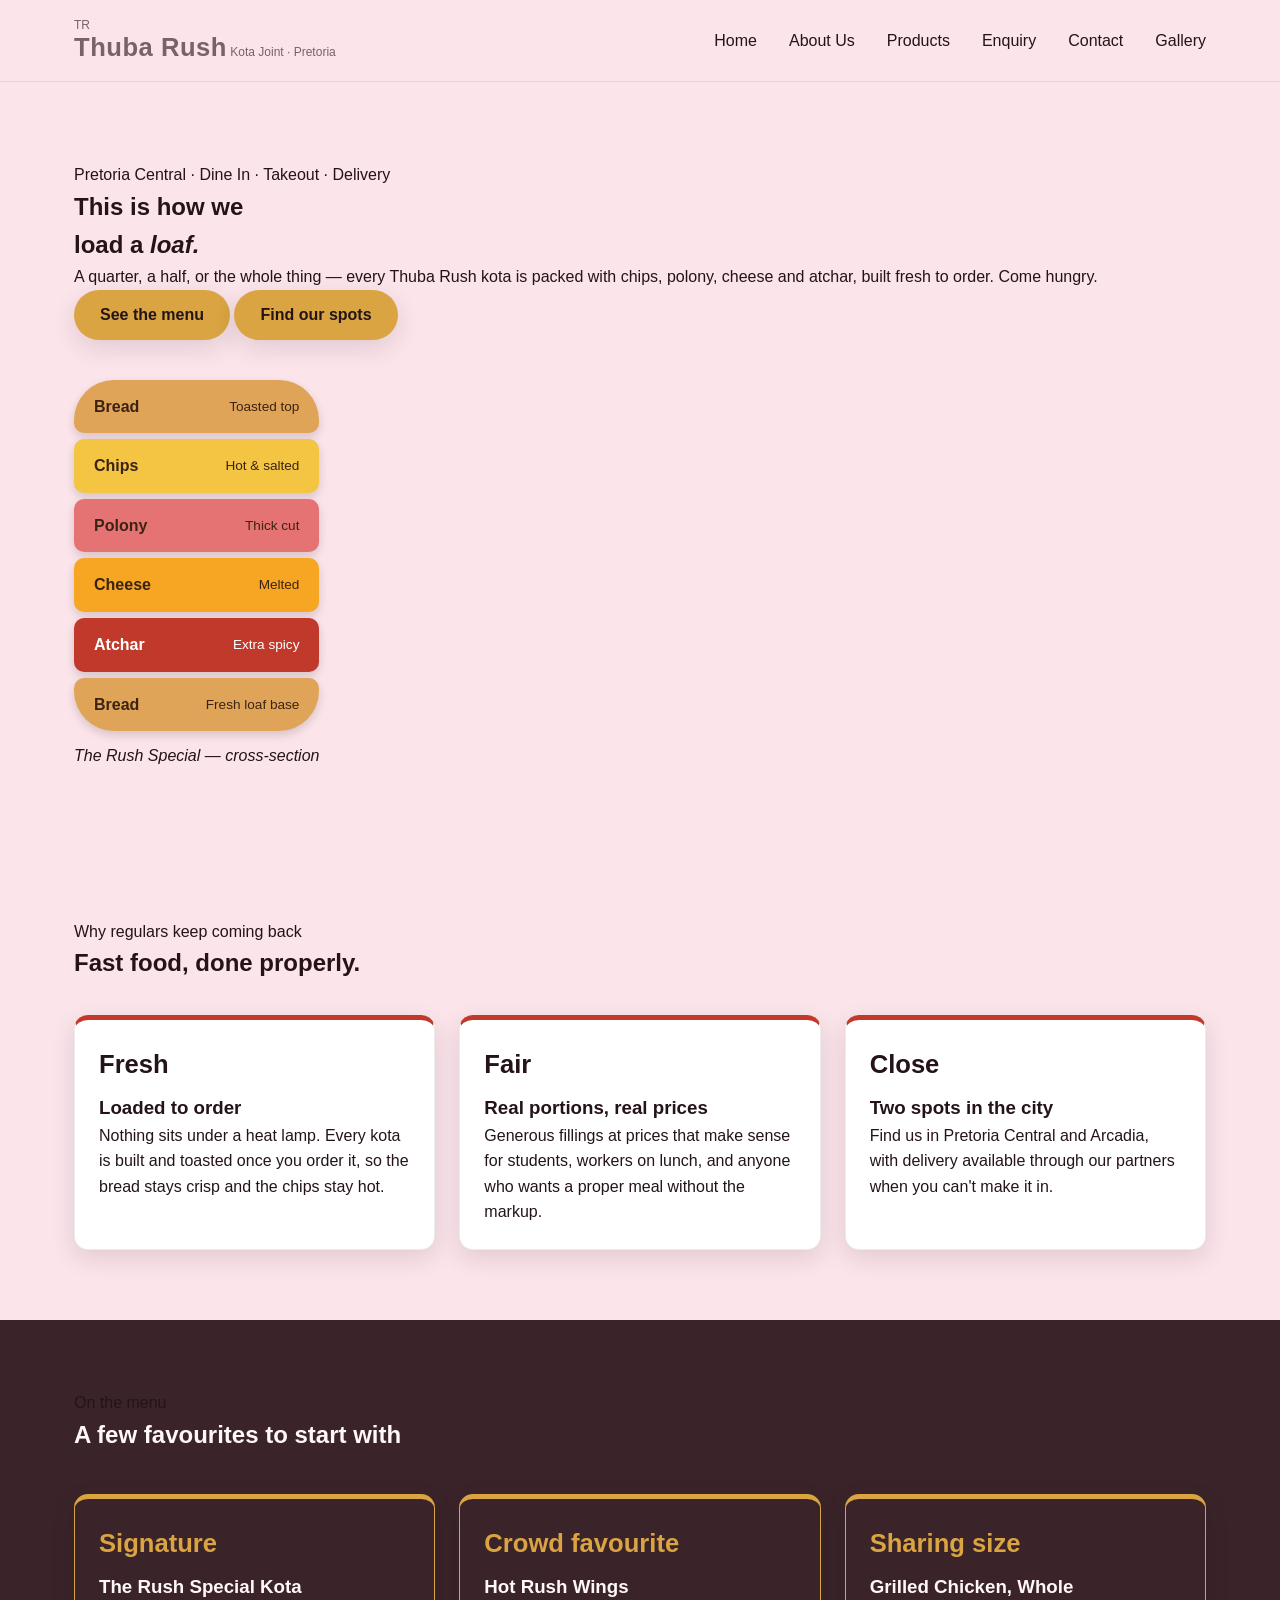
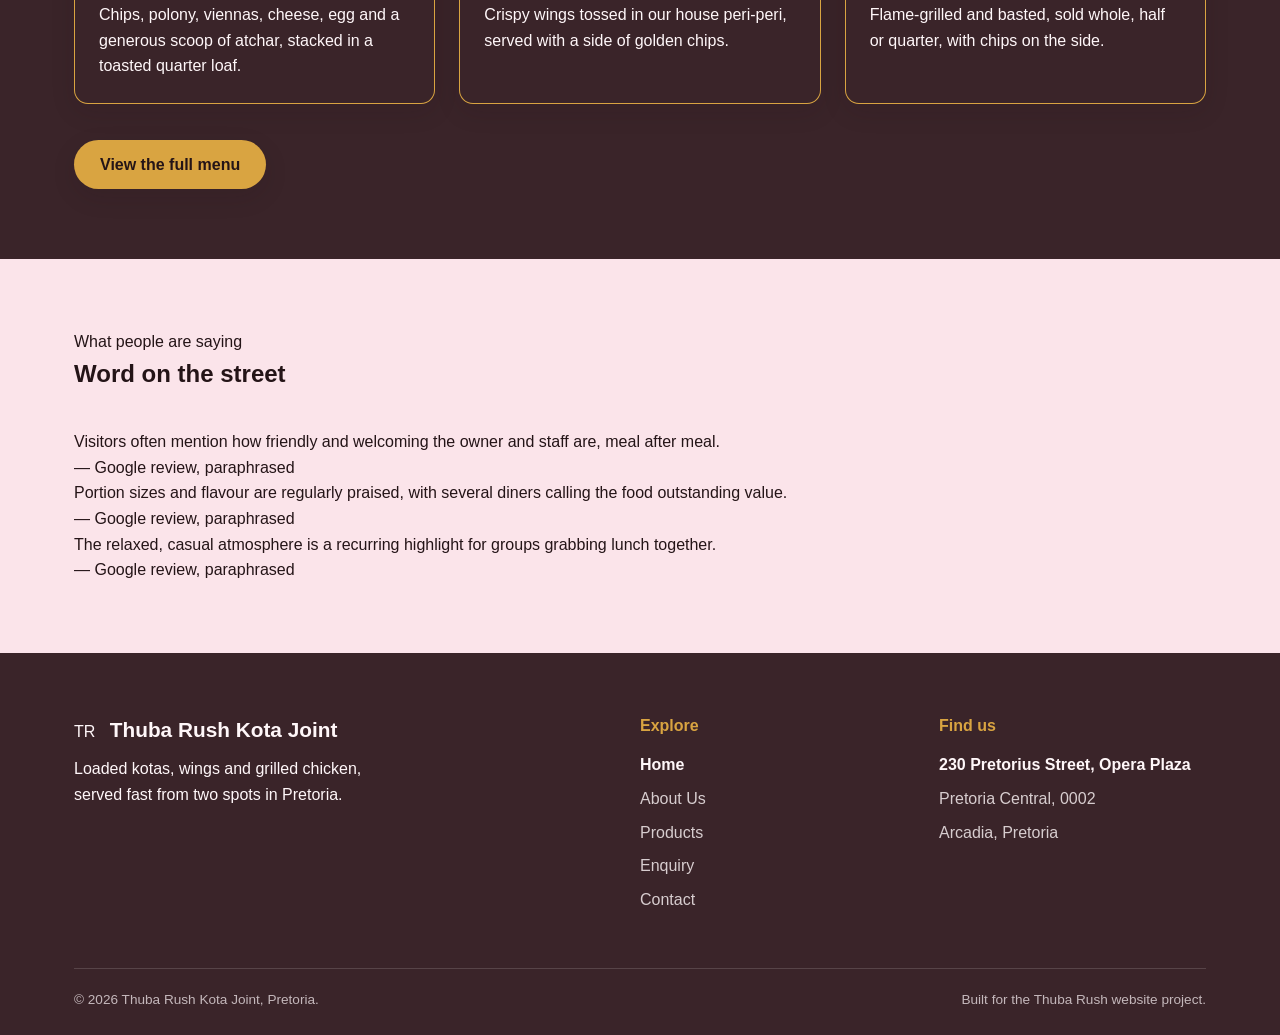
<file: index.html>
<!DOCTYPE html>
<html lang="en">
<head>
  <meta charset="UTF-8">
  <meta name="viewport" content="width=device-width, initial-scale=1.0">
  <title>Thuba Rush Kota Joint | Pretoria's Home of the Loaded Kota</title>
  <meta name="description" content="Thuba Rush Kota Joint serves loaded kotas, wings and grilled chicken from two spots in Pretoria. Dine in, take out, or order delivery.">
   <meta name="keywords" content="kota Pretoria, loaded kota, Thuba Rush, street food Pretoria, kota joint, wings, grilled chicken, takeaway Pretoria">
  <meta name="author" content="Kamogelo Mabiletsa">
  <link rel="canonical" href="https://mabiletsakamogelo84-code.github.io/Mabiletsa-St10479701-POE/index.html">
  <meta property="og:title" content="Thuba Rush Kota Joint | Pretoria's Home of the Loaded Kota">
  <meta property="og:type" content="website">
  <meta property="og:url" content="https://mabiletsakamogelo84-code.github.io/Mabiletsa-St10479701-POE/index.html">
  <meta property="og:locale" content="en_ZA">

  <link rel="stylesheet" href="css/style.css">
</head>
<body>
  <a href="#main" class="skip-link">Skip to content</a>

  <!-- ===================== HEADER / NAVIGATION ===================== -->
  <header class="site-header">
    <nav class="nav wrap" aria-label="Primary">
      <a href="index.html" class="nav__brand">
        <span class="logo-mark" aria-hidden="true">TR</span>
        <span class="nav__brand-text">
          <strong style="font-weight:700; font-size:1.6rem; font-family:var(--font-display); letter-spacing:.02em;">Thuba Rush</strong>
          <span>Kota Joint · Pretoria</span>
        </span>
      </a>
      <button class="nav__toggle" aria-label="Open menu" aria-expanded="false">☰</button>
      <ul class="nav__links">
        <li><a href="index.html">Home</a></li>
        <li><a href="about.html">About Us</a></li>
        <li><a href="products.html">Products</a></li>
        <li><a href="enquiry.html">Enquiry</a></li>
        <li><a href="contact.html">Contact</a></li>
        <li><a href="gallery.html">Gallery</a></li>
      </ul>
    </nav>
  </header>

  <main id="main">

    <!-- ===================== HERO ===================== -->
    <section class="hero">
      <div class="wrap">
        <div class="hero__content">
          <p class="eyebrow">Pretoria Central · Dine In · Takeout · Delivery</p>
          <h1>This is how we<br>load a <em>loaf.</em></h1>
          <p class="lede">A quarter, a half, or the whole thing — every Thuba Rush kota is packed with chips, polony, cheese and atchar, built fresh to order. Come hungry.</p>
          <div class="btn-row">
            <a href="products.html" class="btn btn--primary">See the menu</a>
            <a href="contact.html" class="btn btn--outline">Find our spots</a>
          </div>
        </div>

        <!-- Signature element: a layered kota cross-section, the one visual
             every visitor to this page should remember -->
        <div class="hero__visual" aria-hidden="true">
          <div class="kota-badge">
            <div class="kota-badge__stack">
              <div class="kota-badge__layer layer-crust"><span>Bread</span><span>Toasted top</span></div>
              <div class="kota-badge__layer layer-chips"><span>Chips</span><span>Hot & salted</span></div>
              <div class="kota-badge__layer layer-polony"><span>Polony</span><span>Thick cut</span></div>
              <div class="kota-badge__layer layer-cheese"><span>Cheese</span><span>Melted</span></div>
              <div class="kota-badge__layer layer-atchar"><span>Atchar</span><span>Extra spicy</span></div>
              <div class="kota-badge__layer layer-base"><span>Bread</span><span>Fresh loaf base</span></div>
            </div>
            <p class="kota-badge__caption">The Rush Special — cross-section</p>
          </div>
        </div>
      </div>
    </section>

    <!-- ===================== WHY THUBA RUSH ===================== -->
    <section class="section">
      <div class="wrap">
        <p class="eyebrow">Why regulars keep coming back</p>
        <h2 class="section__title">Fast food, done properly.</h2>
        <div class="card-grid card-grid--3">
          <div class="card">
            <p class="card__num">Fresh</p>
            <h3>Loaded to order</h3>
            <p>Nothing sits under a heat lamp. Every kota is built and toasted once you order it, so the bread stays crisp and the chips stay hot.</p>
          </div>
          <div class="card">
            <p class="card__num">Fair</p>
            <h3>Real portions, real prices</h3>
            <p>Generous fillings at prices that make sense for students, workers on lunch, and anyone who wants a proper meal without the markup.</p>
          </div>
          <div class="card">
            <p class="card__num">Close</p>
            <h3>Two spots in the city</h3>
            <p>Find us in Pretoria Central and Arcadia, with delivery available through our partners when you can't make it in.</p>
          </div>
        </div>
      </div>
    </section>

    <!-- ===================== FEATURED PRODUCTS TEASER ===================== -->
    <section class="section section--ink">
      <div class="wrap">
        <p class="eyebrow">On the menu</p>
        <h2 class="section__title" style="color:var(--paper)">A few favourites to start with</h2>
        <div class="card-grid card-grid--3" style="margin-top:40px;">
          <div class="card" style="background:var(--ink-soft); border-color:var(--gold); color:var(--paper);">
            <p class="card__num" style="color:var(--gold);">Signature</p>
            <h3>The Rush Special Kota</h3>
            <p>Chips, polony, viennas, cheese, egg and a generous scoop of atchar, stacked in a toasted quarter loaf.</p>
          </div>
          <div class="card" style="background:var(--ink-soft); border-color:var(--gold); color:var(--paper);">
            <p class="card__num" style="color:var(--gold);">Crowd favourite</p>
            <h3>Hot Rush Wings</h3>
            <p>Crispy wings tossed in our house peri-peri, served with a side of golden chips.</p>
          </div>
          <div class="card" style="background:var(--ink-soft); border-color:var(--gold); color:var(--paper);">
            <p class="card__num" style="color:var(--gold);">Sharing size</p>
            <h3>Grilled Chicken, Whole</h3>
            <p>Flame-grilled and basted, sold whole, half or quarter, with chips on the side.</p>
          </div>
        </div>
        <div style="margin-top:36px;">
          <a href="products.html" class="btn btn--dark">View the full menu</a>
        </div>
      </div>
    </section>

    <!-- ===================== TESTIMONIALS ===================== -->
    <section class="section">
      <div class="wrap">
        <p class="eyebrow">What people are saying</p>
        <h2 class="section__title">Word on the street</h2>
        <div class="strip" style="margin-top:36px;">
          <div class="quote">
            <p>Visitors often mention how friendly and welcoming the owner and staff are, meal after meal.</p>
            — Google review, paraphrased
          </div>
          <div class="quote">
            <p>Portion sizes and flavour are regularly praised, with several diners calling the food outstanding value.</p>
            — Google review, paraphrased
          </div>
          <div class="quote">
            <p>The relaxed, casual atmosphere is a recurring highlight for groups grabbing lunch together.</p>
            — Google review, paraphrased
          </div>
        </div>
      </div>
    </section>

  </main>

  <!-- ===================== FOOTER ===================== -->
  <footer class="site-footer">
    <div class="wrap">
      <div class="footer__grid">
        <div class="footer__brand">
          <span class="logo-mark" aria-hidden="true">TR</span>
          <strong style="font-weight:700; font-size:1.3rem; margin-left:10px;">Thuba Rush Kota Joint</strong>
          <p style="margin-top:10px; max-width:34ch;">Loaded kotas, wings and grilled chicken, served fast from two spots in Pretoria.</p>
        </div>
        <div>
          <h4>Explore</h4>
          <ul>
            <li><a href="index.html">Home</a></li>
            <li><a href="about.html">About Us</a></li>
            <li><a href="products.html">Products</a></li>
            <li><a href="enquiry.html">Enquiry</a></li>
            <li><a href="contact.html">Contact</a></li>
          </ul>
        </div>
        <div>
          <h4>Find us</h4>
          <ul>
            <li>230 Pretorius Street, Opera Plaza</li>
            <li>Pretoria Central, 0002</li>
            <li>Arcadia, Pretoria</li>
          </ul>
        </div>
      </div>
      <div class="footer__bottom">
        <span>&copy; <span id="year"></span> Thuba Rush Kota Joint, Pretoria.</span>
        <span>Built for the Thuba Rush website project.</span>
      </div>
    </div>
  </footer>

  <script src="js/script.js"></script>
  
</body>
</html>
</file>
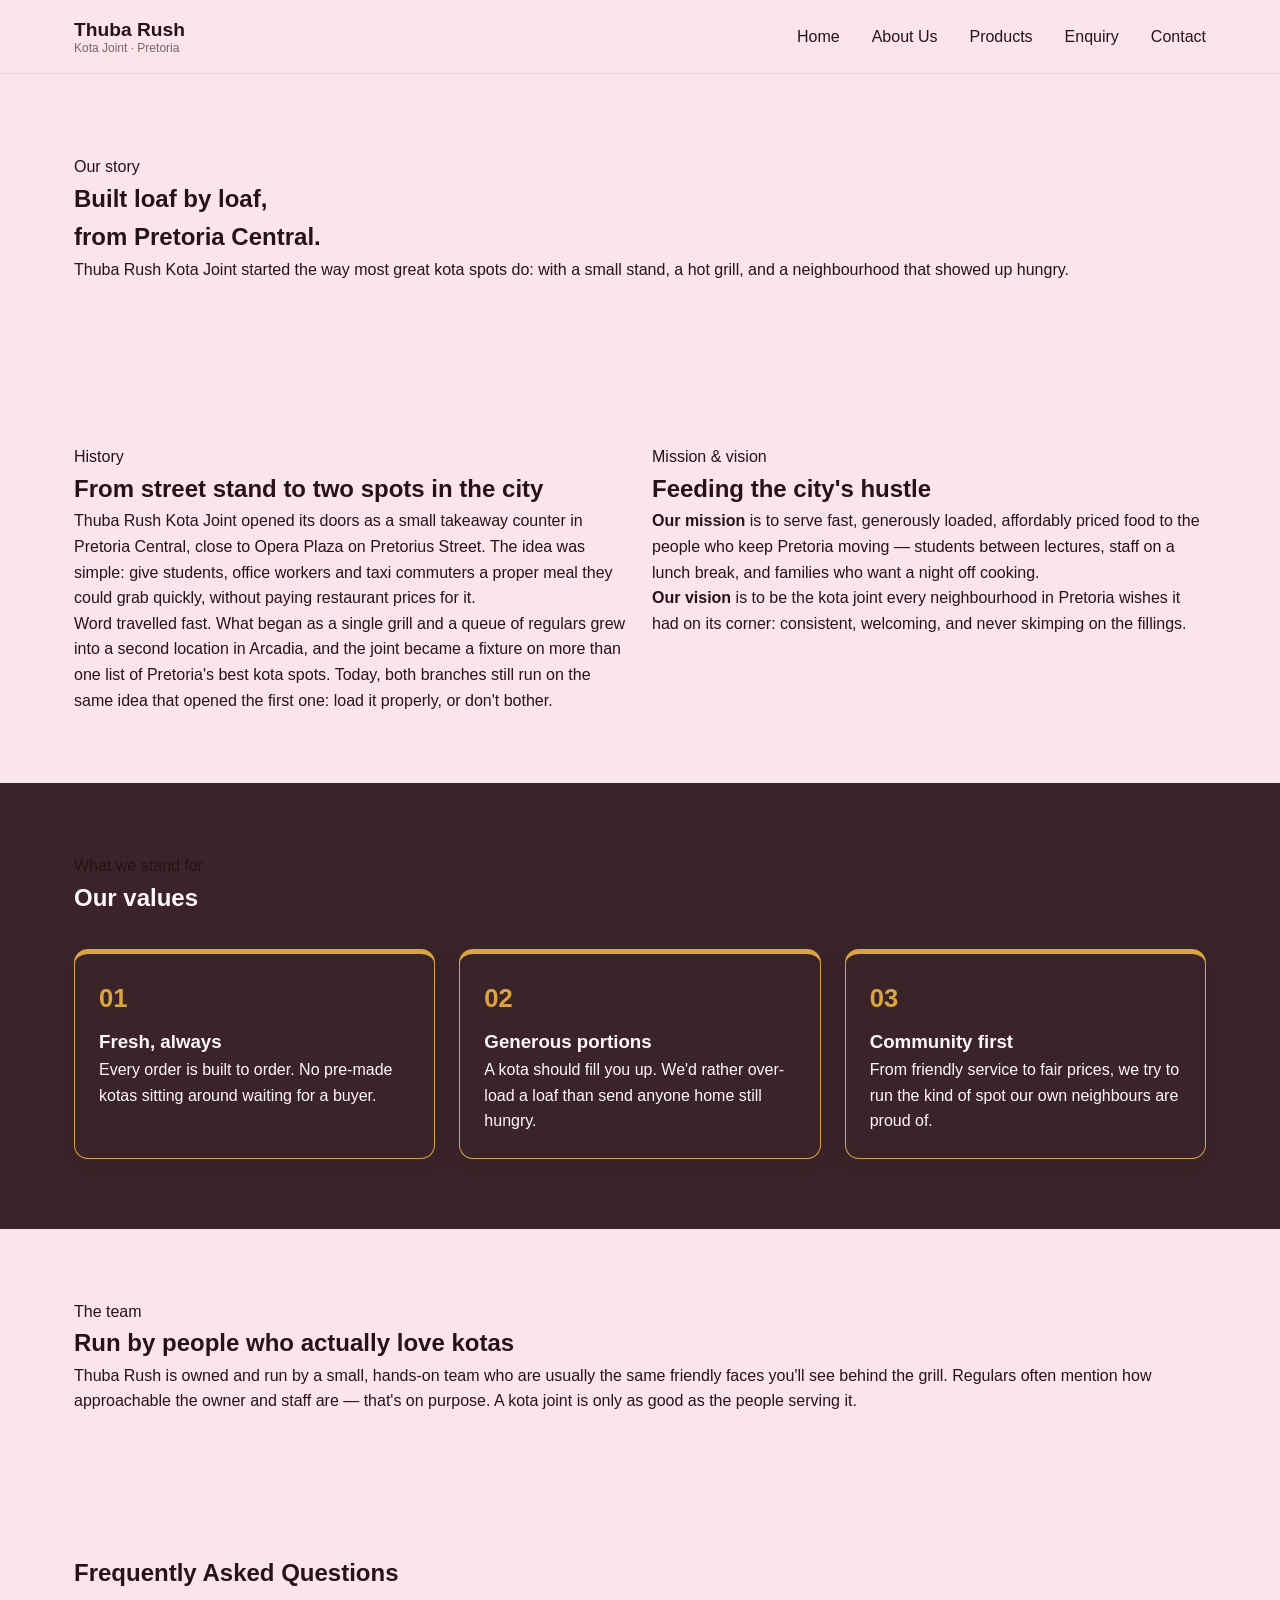
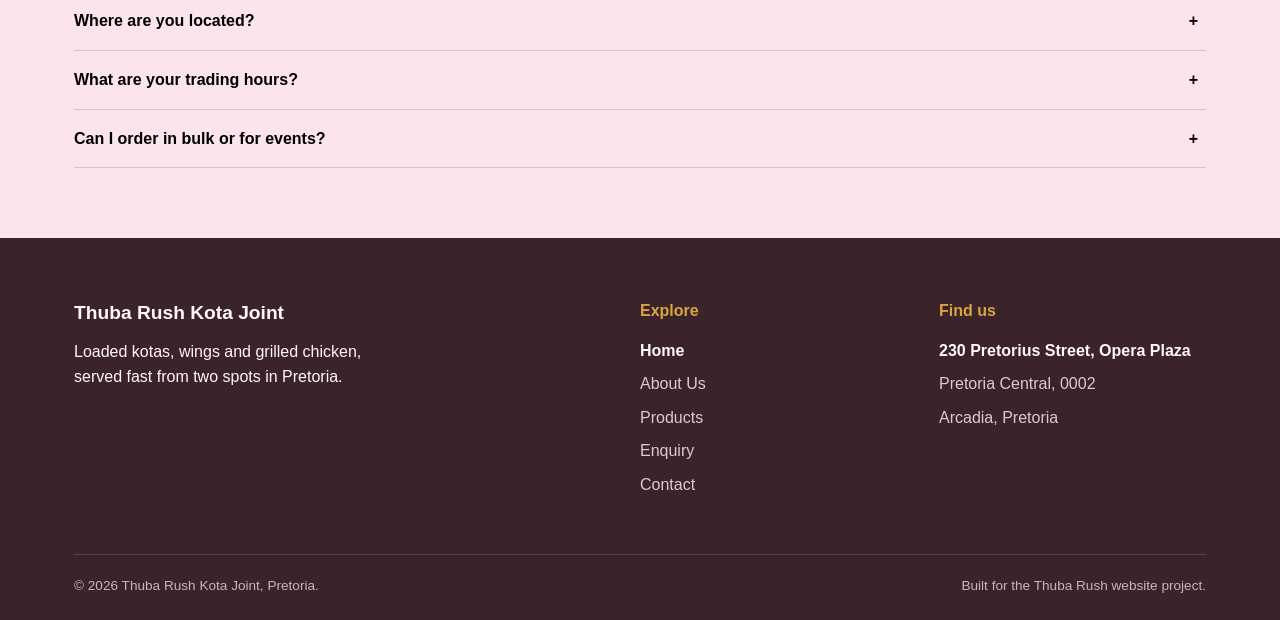
<file: about.html>
<!DOCTYPE html>
<html lang="en">
<head>
  <meta charset="UTF-8">
  <meta name="viewport" content="width=device-width, initial-scale=1.0">
  <title>About Us | Thuba Rush Kota Joint</title>
  <meta name="description" content="Learn the story behind Thuba Rush Kota Joint, our mission, and the values that shape every kota we build in Pretoria.">
  <meta name="keywords" content="about Thuba Rush, Pretoria kota business, South African street food story, kota joint Pretoria Central">
<meta name="author" content="Kamogelo Mabiletsa">
<link rel="canonical" href="https://mabiletsakamogelo84-code.github.io/Mabiletsa-St10479701-POE/about.html">
<meta property="og:title" content="About Us | Thuba Rush Kota Joint">
<meta property="og:type" content="website">
<meta property="og:url" content="https://mabiletsakamogelo84-code.github.io/Mabiletsa-St10479701-POE/about.html">
<meta property="og:locale" content="en_ZA">

  <link rel="stylesheet" href="css/style.css">
</head>
<body>
  <a href="#main" class="skip-link">Skip to content</a>

  <header class="site-header">
    <nav class="nav wrap" aria-label="Primary">
      <a href="index.html" class="nav__brand">
        <strong>Thuba Rush</strong>
        <span>Kota Joint · Pretoria</span>
      </a>
      <button class="nav__toggle" aria-label="Open menu" aria-expanded="false">☰</button>
      <ul class="nav__links">
        <li><a href="index.html">Home</a></li>
        <li><a href="about.html">About Us</a></li>
        <li><a href="products.html">Products</a></li>
        <li><a href="enquiry.html">Enquiry</a></li>
        <li><a href="contact.html">Contact</a></li>
      </ul>
    </nav>
  </header>

  <main id="main">

    <section class="hero" style="padding-bottom:60px;">
      <div class="wrap" style="grid-template-columns:1fr; text-align:left;">
        <div>
          <p class="eyebrow">Our story</p>
          <h1>Built loaf by loaf,<br>from Pretoria Central.</h1>
          <p class="lede">Thuba Rush Kota Joint started the way most great kota spots do: with a small stand, a hot grill, and a neighbourhood that showed up hungry.</p>
        </div>
      </div>
    </section>

    <section class="section">
      <div class="wrap">
        <div class="card-grid card-grid--2" style="align-items:start;">
          <div>
            <p class="eyebrow">History</p>
            <h2 class="section__title">From street stand to two spots in the city</h2>
            <p>Thuba Rush Kota Joint opened its doors as a small takeaway counter in Pretoria Central, close to Opera Plaza on Pretorius Street. The idea was simple: give students, office workers and taxi commuters a proper meal they could grab quickly, without paying restaurant prices for it.</p>
            <p>Word travelled fast. What began as a single grill and a queue of regulars grew into a second location in Arcadia, and the joint became a fixture on more than one list of Pretoria's best kota spots. Today, both branches still run on the same idea that opened the first one: load it properly, or don't bother.</p>
          </div>
          <div>
            <p class="eyebrow">Mission &amp; vision</p>
            <h2 class="section__title">Feeding the city's hustle</h2>
            <p><strong>Our mission</strong> is to serve fast, generously loaded, affordably priced food to the people who keep Pretoria moving — students between lectures, staff on a lunch break, and families who want a night off cooking.</p>
            <p><strong>Our vision</strong> is to be the kota joint every neighbourhood in Pretoria wishes it had on its corner: consistent, welcoming, and never skimping on the fillings.</p>
          </div>
        </div>
      </div>
    </section>

    <section class="section section--ink">
      <div class="wrap">
        <p class="eyebrow">What we stand for</p>
        <h2 class="section__title" style="color:var(--paper);">Our values</h2>
        <div class="card-grid card-grid--3">
          <div class="card" style="background:var(--ink-soft); border-color:var(--gold); color:var(--paper);">
            <p class="card__num" style="color:var(--gold);">01</p>
            <h3>Fresh, always</h3>
            <p>Every order is built to order. No pre-made kotas sitting around waiting for a buyer.</p>
          </div>
          <div class="card" style="background:var(--ink-soft); border-color:var(--gold); color:var(--paper);">
            <p class="card__num" style="color:var(--gold);">02</p>
            <h3>Generous portions</h3>
            <p>A kota should fill you up. We'd rather over-load a loaf than send anyone home still hungry.</p>
          </div>
          <div class="card" style="background:var(--ink-soft); border-color:var(--gold); color:var(--paper);">
            <p class="card__num" style="color:var(--gold);">03</p>
            <h3>Community first</h3>
            <p>From friendly service to fair prices, we try to run the kind of spot our own neighbours are proud of.</p>
          </div>
        </div>
      </div>
    </section>

    <section class="section">
      <div class="wrap">
        <p class="eyebrow">The team</p>
        <h2 class="section__title">Run by people who actually love kotas</h2>
        <p class="section__lede">Thuba Rush is owned and run by a small, hands-on team who are usually the same friendly faces you'll see behind the grill. Regulars often mention how approachable the owner and staff are — that's on purpose. A kota joint is only as good as the people serving it.</p>
      </div>
    </section>
<section class="section">

  <div class="wrap">

    <h2>Frequently Asked Questions</h2>

    <div class="accordion">



      <div class="accordion__item">

        <button class="accordion__header" aria-expanded="false">

          Where are you located?

        </button>

        <div class="accordion__panel">

          <p>We are based in Pretoria. 230/231 Pretorius Street (Live Easy Building, Opera Plaza, Shop no 12).</p>

        </div>

      </div>



      <div class="accordion__item">

        <button class="accordion__header" aria-expanded="false">

          What are your trading hours?

        </button>

        <div class="accordion__panel">

          <p>Monday to Friday: 8:00 to 19:00. Saturday: 09:00 to 18:00. Sunday: Closed</p>

        </div>

      </div>



      <div class="accordion__item">

        <button class="accordion__header" aria-expanded="false">

          Can I order in bulk or for events?

        </button>

        <div class="accordion__panel">

          <p>Yes. Send us an enquiry through the Enquiry page.</p>

        </div>

      </div>



    </div>

  </div>

</section>



  </main>

  <footer class="site-footer">
    <div class="wrap">
      <div class="footer__grid">
        <div class="footer__brand">
          <strong>Thuba Rush Kota Joint</strong>
          <p style="margin-top:10px; max-width:34ch;">Loaded kotas, wings and grilled chicken, served fast from two spots in Pretoria.</p>
        </div>
        <div>
          <h4>Explore</h4>
          <ul>
            <li><a href="index.html">Home</a></li>
            <li><a href="about.html">About Us</a></li>
            <li><a href="products.html">Products</a></li>
            <li><a href="enquiry.html">Enquiry</a></li>
            <li><a href="contact.html">Contact</a></li>
          </ul>
        </div>
        <div>
          <h4>Find us</h4>
          <ul>
            <li>230 Pretorius Street, Opera Plaza</li>
            <li>Pretoria Central, 0002</li>
            <li>Arcadia, Pretoria</li>
          </ul>
        </div>
      </div>
      <div class="footer__bottom">
        <span>&copy; <span id="year"></span> Thuba Rush Kota Joint, Pretoria.</span>
        <span>Built for the Thuba Rush website project.</span>
      </div>
    </div>
  </footer>

  <script src="js/script.js"></script>
  
</body>
</html>
</file>
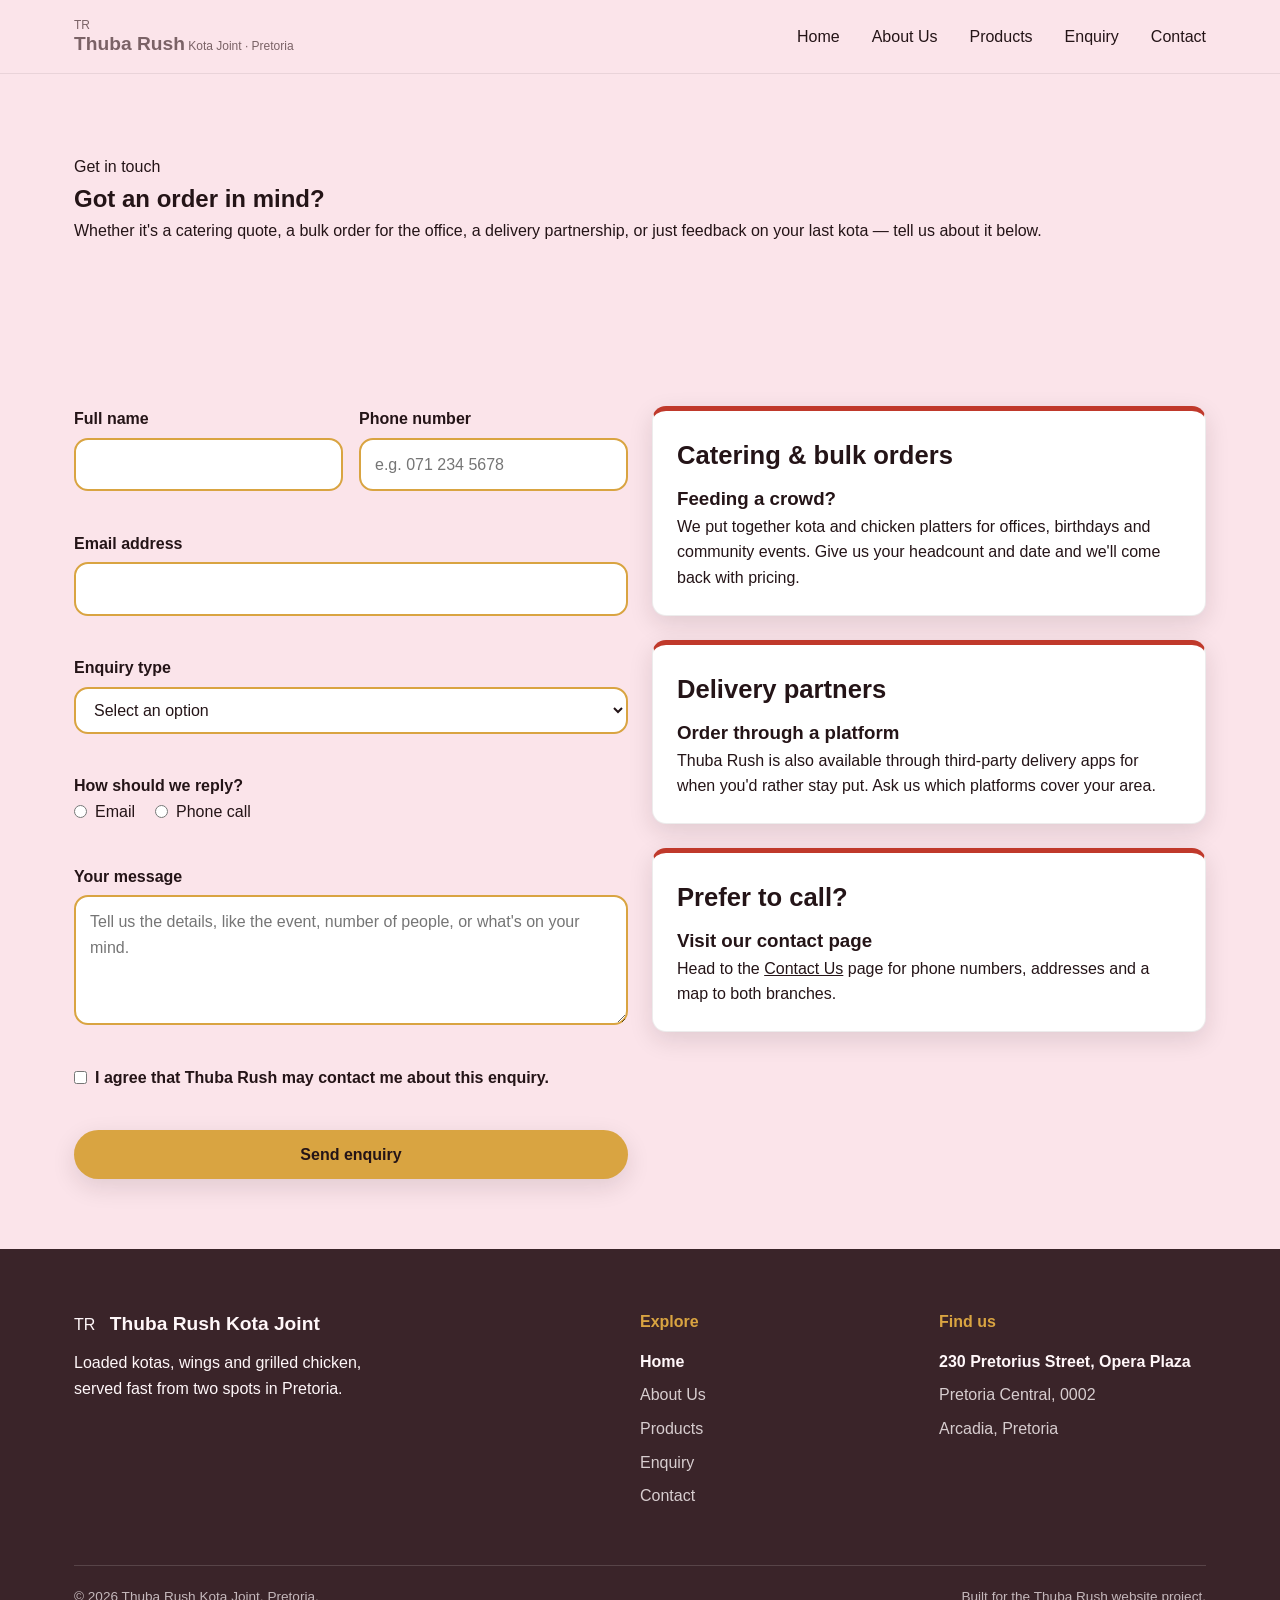
<file: enquiry.html>
<!DOCTYPE html>
<html lang="en">
<head>
  <meta charset="UTF-8">
  <meta name="viewport" content="width=device-width, initial-scale=1.0">
  <title>Enquiry | Thuba Rush Kota Joint</title>
  <meta name="description" content="Send Thuba Rush Kota Joint an enquiry about catering, bulk orders, delivery partnerships or general feedback.">
  <meta name="keywords" content="kota catering Pretoria, bulk orders, catering enquiry, delivery partnership, street food catering">
<meta name="author" content="Kamogelo Mabiletsa">
<link rel="canonical" href="https://mabiletsakamogelo84-code.github.io/Mabiletsa-St10479701-POE/enquiry.html">
<meta property="og:title" content="Enquiry | Thuba Rush Kota Joint">
<meta property="og:type" content="website">
<meta property="og:url" content="https://mabiletsakamogelo84-code.github.io/Mabiletsa-St10479701-POE/enquiry.html">
<meta property="og:locale" content="en_ZA">

  <link rel="stylesheet" href="css/style.css">
</head>
<body>
  <a href="#main" class="skip-link">Skip to content</a>

  <header class="site-header">
    <nav class="nav wrap" aria-label="Primary">
      <a href="index.html" class="nav__brand">
        <span class="logo-mark" aria-hidden="true">TR</span>
        <span class="nav__brand-text">
          <strong style="font-weight:700;">Thuba Rush</strong>
          <span>Kota Joint · Pretoria</span>
        </span>
      </a>
      <button class="nav__toggle" aria-label="Open menu" aria-expanded="false">☰</button>
      <ul class="nav__links">
        <li><a href="index.html">Home</a></li>
        <li><a href="about.html">About Us</a></li>
        <li><a href="products.html">Products</a></li>
        <li><a href="enquiry.html">Enquiry</a></li>
        <li><a href="contact.html">Contact</a></li>
      </ul>
    </nav>
  </header>

  <main id="main">

    <section class="hero" style="padding-bottom:60px;">
      <div class="wrap" style="grid-template-columns:1fr; text-align:left;">
        <div>
          <p class="eyebrow">Get in touch</p>
          <h1>Got an order in mind?</h1>
          <p class="lede">Whether it's a catering quote, a bulk order for the office, a delivery partnership, or just feedback on your last kota — tell us about it below.</p>
        </div>
      </div>
    </section>

    <section class="section">
      <div class="wrap">
        <div class="card-grid card-grid--2" style="align-items:start;">

          <form class="form" id="enquiry-form" action="#" method="post" novalidate>

  <div class="form__row">

    <div class="form__group">

      <label for="name">Full name</label>

      <input type="text" id="name" name="name" required minlength="2" autocomplete="name">

      <span class="form__error" id="name-error"></span>

    </div>

    <div class="form__group">

      <label for="phone">Phone number</label>

      <input type="tel" id="phone" name="phone" required placeholder="e.g. 071 234 5678" autocomplete="tel">

      <span class="form__error" id="phone-error"></span>

    </div>

  </div>



  <div class="form__group">

    <label for="email">Email address</label>

    <input type="email" id="email" name="email" required autocomplete="email">

    <span class="form__error" id="email-error"></span>

  </div>



  <div class="form__group">

    <label for="type">Enquiry type</label>

    <select id="type" name="type" required>

      <option value="">Select an option</option>

      <option value="catering">Catering / bulk order (service)</option>

      <option value="products">Menu item order (product)</option>

      <option value="volunteering">Volunteering</option>

      <option value="sponsorship">Sponsorship / partnership</option>

    </select>

    <span class="form__error" id="type-error"></span>

  </div>



  <div id="order-fields" hidden>

    <div class="form__group">

      <label for="product">Menu item</label>

      <select id="product" name="product">

        <option value="">Choose an item</option>

        <option value="classic" data-price="45" data-name="Classic Kota">Classic Kota (R45 each)</option>

        <option value="rush" data-price="65" data-name="The Rush Special">The Rush Special (R65 each)</option>

        <option value="rib" data-price="75" data-name="Rib Kota">Rib Kota (R75 each)</option>

        <option value="veggie" data-price="42" data-name="Veggie Kota">Veggie Kota (R42 each)</option>

        <option value="wings6" data-price="70" data-name="6-Piece Wings and Chips">6-Piece Wings &amp; Chips (R70 each)</option>

        <option value="wings10" data-price="105" data-name="10-Piece Wings and Chips">10-Piece Wings &amp; Chips (R105 each)</option>

        <option value="chicken-q" data-price="60" data-name="Quarter Chicken and Chips">Quarter Chicken &amp; Chips (R60 each)</option>

        <option value="chicken-h" data-price="95" data-name="Half Chicken and Chips">Half Chicken &amp; Chips (R95 each)</option>

        <option value="chicken-w" data-price="170" data-name="Whole Chicken and Chips">Whole Chicken &amp; Chips (R170 each)</option>

      </select>

      <span class="form__error" id="product-error"></span>
    </div>
    <div class="form__row">
      <div class="form__group">
        <label for="quantity">Quantity</label>
        <input type="number" id="quantity" name="quantity" min="1" max="500" value="1">
        <span class="form__error" id="quantity-error"></span>
      </div>
      <div class="form__group">
        <label for="event-date">Date needed</label>
        <input type="date" id="event-date" name="eventDate">
        <span class="form__error" id="event-date-error"></span>
      </div>

    </div>

  </div>

  <fieldset class="form__group" id="contact-pref">
    <legend>How should we reply?</legend>
    <div class="form__choices">
      <label><input type="radio" name="contactPref" value="email"> Email</label>
      <label><input type="radio" name="contactPref" value="phone"> Phone call</label>
    </div>
    <span class="form__error" id="contact-pref-error"></span>
  </fieldset>

  <div class="form__group">

    <label for="message">Your message</label>
    <textarea id="message" name="message" required placeholder="Tell us the details, like the event, number of people, or what's on your mind."></textarea>
    <span class="form__error" id="message-error"></span>

  </div>



  <div class="form__group">

    <label class="form__check"><input type="checkbox" id="consent" name="consent"> I agree that Thuba Rush may contact me about this enquiry.</label>
    <span class="form__error" id="consent-error"></span>
  </div>
  <button type="submit" class="btn btn--primary">Send enquiry</button>
  <div class="form__success" id="enquiry-response" role="status" aria-live="polite"></div>
</form>

          <div>
            <div class="card" style="margin-bottom:24px;">
              <p class="card__num">Catering &amp; bulk orders</p>
              <h3>Feeding a crowd?</h3>
              <p>We put together kota and chicken platters for offices, birthdays and community events. Give us your headcount and date and we'll come back with pricing.</p>
            </div>
            <div class="card" style="margin-bottom:24px;">
              <p class="card__num">Delivery partners</p>
              <h3>Order through a platform</h3>
              <p>Thuba Rush is also available through third-party delivery apps for when you'd rather stay put. Ask us which platforms cover your area.</p>
            </div>
            <div class="card">
              <p class="card__num">Prefer to call?</p>
              <h3>Visit our contact page</h3>
              <p>Head to the <a href="contact.html" style="text-decoration:underline; color:var(--red);">Contact Us</a> page for phone numbers, addresses and a map to both branches.</p>
            </div>
          </div>

        </div>
      </div>
    </section>

  </main>

  <footer class="site-footer">
    <div class="wrap">
      <div class="footer__grid">
        <div class="footer__brand">
          <span class="logo-mark" aria-hidden="true">TR</span>
          <strong style="font-weight:700; margin-left:10px;">Thuba Rush Kota Joint</strong>
          <p style="margin-top:10px; max-width:34ch;">Loaded kotas, wings and grilled chicken, served fast from two spots in Pretoria.</p>
        </div>
        <div>
          <h4>Explore</h4>
          <ul>
            <li><a href="index.html">Home</a></li>
            <li><a href="about.html">About Us</a></li>
            <li><a href="products.html">Products</a></li>
            <li><a href="enquiry.html">Enquiry</a></li>
            <li><a href="contact.html">Contact</a></li>
          </ul>
        </div>
        <div>
          <h4>Find us</h4>
          <ul>
            <li>230 Pretorius Street, Opera Plaza</li>
            <li>Pretoria Central, 0002</li>
            <li>Arcadia, Pretoria</li>
          </ul>
        </div>
      </div>
      <div class="footer__bottom">
        <span>&copy; <span id="year"></span> Thuba Rush Kota Joint, Pretoria.</span>
        <span>Built for the Thuba Rush website project.</span>
      </div>
    </div>
  </footer>

  <script src="js/script.js"></script>
  
</body>
</html>
</file>
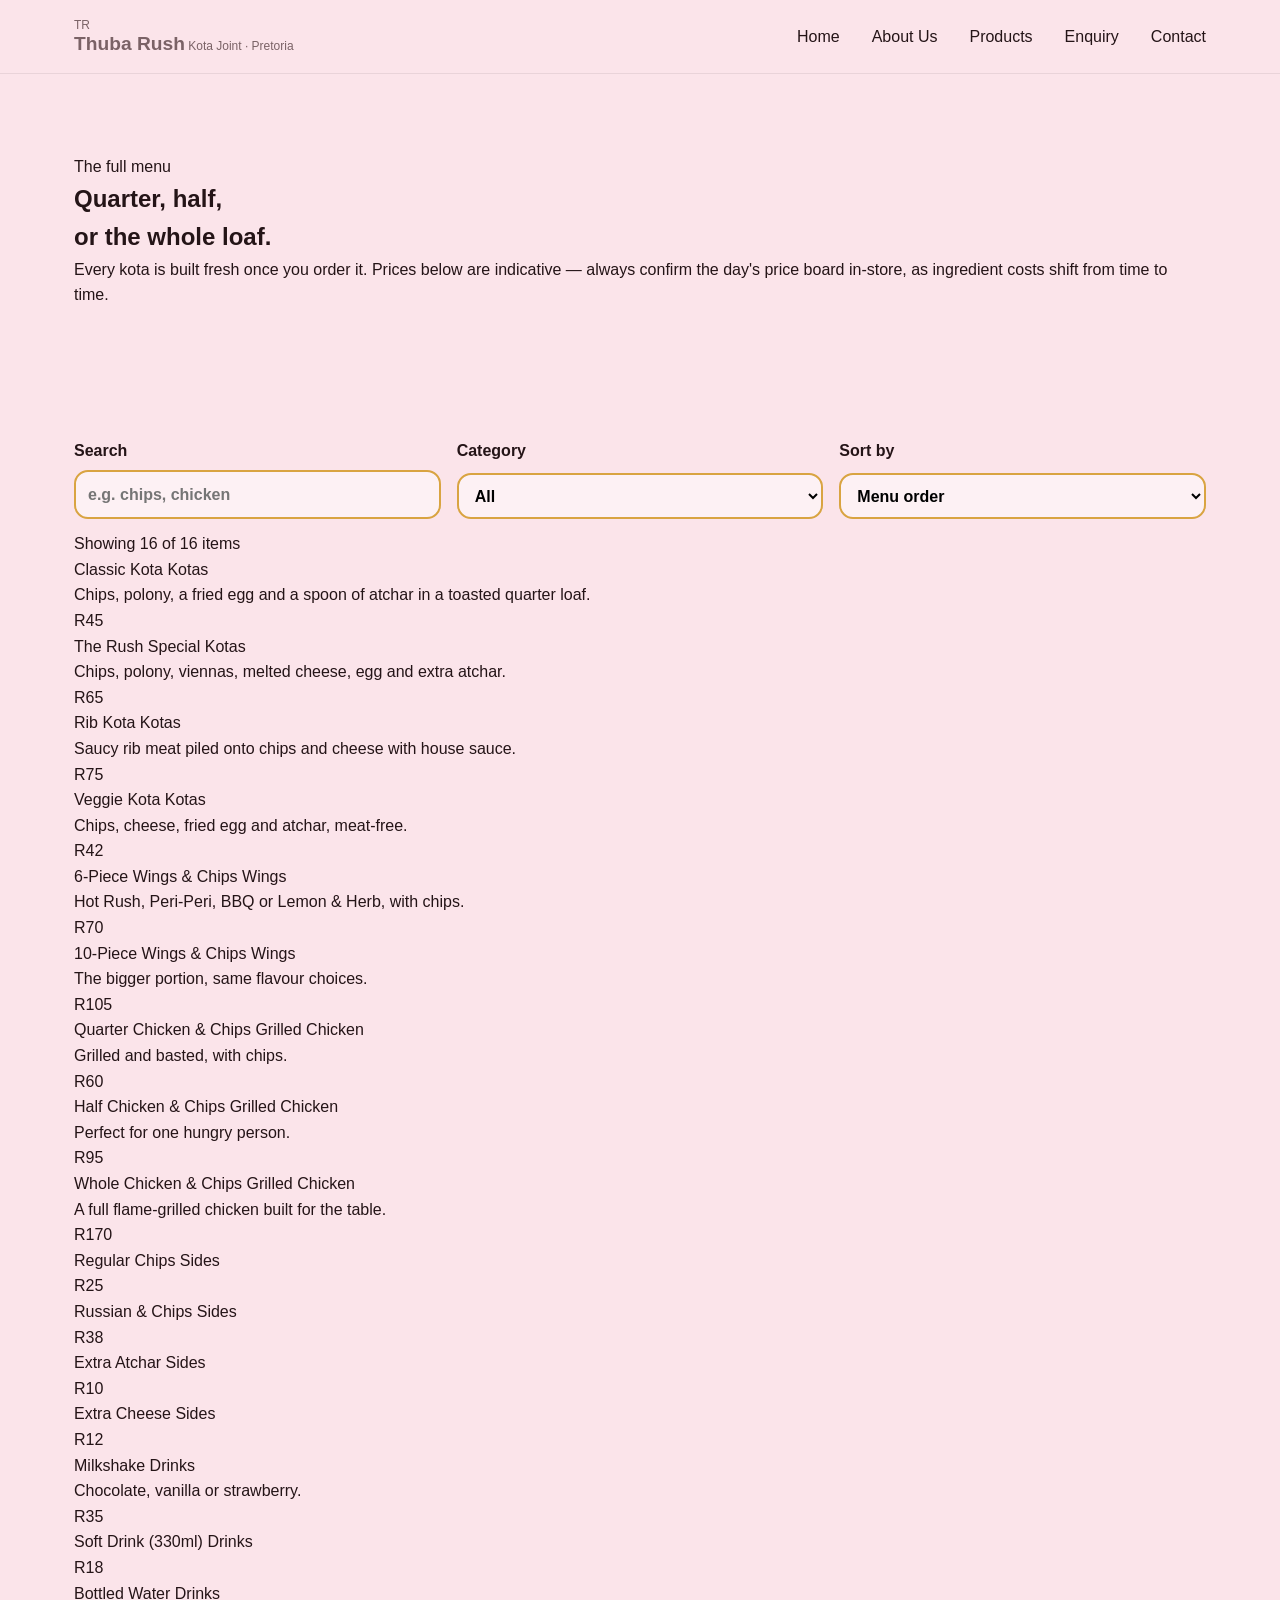
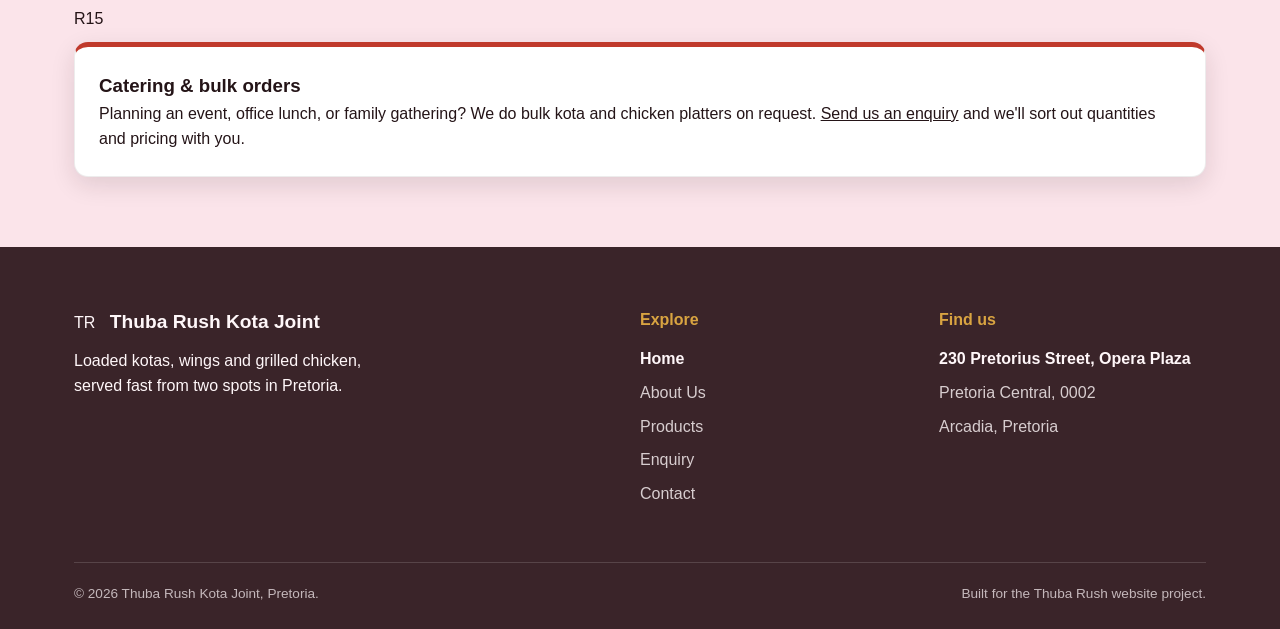
<file: products.html>
<!DOCTYPE html>
<html lang="en">
<head>
  <meta charset="UTF-8">
  <meta name="viewport" content="width=device-width, initial-scale=1.0">
  <title>Products &amp; Menu | Thuba Rush Kota Joint</title>
  <meta name="description" content="Browse the full Thuba Rush Kota Joint menu: signature kotas, wings, grilled chicken, sides and shakes.">
  <meta name="keywords" content="kota menu Pretoria, spicy wings, grilled chicken, milkshakes, kota prices, takeaway menu Pretoria">
<meta name="author" content="Kamogelo Mabiletsa">
<link rel="canonical" href="https://mabiletsakamogelo84-code.github.io/Mabiletsa-St10479701-POE/products.html">
<meta property="og:title" content="Products &amp; Menu | Thuba Rush Kota Joint">
<meta property="og:type" content="website">
<meta property="og:url" content="https://mabiletsakamogelo84-code.github.io/Mabiletsa-St10479701-POE/products.html">
<meta property="og:locale" content="en_ZA">
  <link rel="stylesheet" href="css/style.css">
</head>
<body>
  <a href="#main" class="skip-link">Skip to content</a>

  <header class="site-header">
    <nav class="nav wrap" aria-label="Primary">
      <a href="index.html" class="nav__brand">
        <span class="logo-mark" aria-hidden="true">TR</span>
        <span class="nav__brand-text">
          <strong style="font-weight:700;">Thuba Rush</strong>
          <span>Kota Joint · Pretoria</span>
        </span>
      </a>
      <button class="nav__toggle" aria-label="Open menu" aria-expanded="false">☰</button>
      <ul class="nav__links">
        <li><a href="index.html">Home</a></li>
        <li><a href="about.html">About Us</a></li>
        <li><a href="products.html">Products</a></li>
        <li><a href="enquiry.html">Enquiry</a></li>
        <li><a href="contact.html">Contact</a></li>
      </ul>
    </nav>
  </header>

  <main id="main">

    <section class="hero" style="padding-bottom:60px;">
      <div class="wrap" style="grid-template-columns:1fr; text-align:left;">
        <div>
          <p class="eyebrow">The full menu</p>
          <h1>Quarter, half,<br>or the whole loaf.</h1>
          <p class="lede">Every kota is built fresh once you order it. Prices below are indicative — always confirm the day's price board in-store, as ingredient costs shift from time to time.</p>
        </div>
      </div>
    </section>

    <section class="section">
      <div class="wrap">

        <div class="menu-controls">

  <label for="menu-search">Search

    <input type="search" id="menu-search" placeholder="e.g. chips, chicken">

  </label>

  <label for="menu-category">Category

    <select id="menu-category">

      <option value="all">All</option>

      <option>Kotas</option>

      <option>Wings</option>

      <option>Grilled Chicken</option>

      <option>Sides</option>

      <option>Drinks</option>

    </select>

  </label>

  <label for="menu-sort">Sort by

    <select id="menu-sort">

      <option value="default">Menu order</option>

      <option value="low">Price: low to high</option>

      <option value="high">Price: high to low</option>

      <option value="az">Name: A to Z</option>

    </select>

  </label>

</div>

<p id="menu-count" aria-live="polite"></p>

<div id="menu-list"></div>


        <div class="card" style="margin-top:10px;">
          <h3>Catering &amp; bulk orders</h3>
          <p>Planning an event, office lunch, or family gathering? We do bulk kota and chicken platters on request. <a href="enquiry.html" style="text-decoration:underline; color:var(--red);">Send us an enquiry</a> and we'll sort out quantities and pricing with you.</p>
        </div>

      </div>
    </section>

  </main>

  <footer class="site-footer">
    <div class="wrap">
      <div class="footer__grid">
        <div class="footer__brand">
          <span class="logo-mark" aria-hidden="true">TR</span>
          <strong style="font-weight:700; margin-left:10px;">Thuba Rush Kota Joint</strong>
          <p style="margin-top:10px; max-width:34ch;">Loaded kotas, wings and grilled chicken, served fast from two spots in Pretoria.</p>
        </div>
        <div>
          <h4>Explore</h4>
          <ul>
            <li><a href="index.html">Home</a></li>
            <li><a href="about.html">About Us</a></li>
            <li><a href="products.html">Products</a></li>
            <li><a href="enquiry.html">Enquiry</a></li>
            <li><a href="contact.html">Contact</a></li>
          </ul>
        </div>
        <div>
          <h4>Find us</h4>
          <ul>
            <li>230 Pretorius Street, Opera Plaza</li>
            <li>Pretoria Central, 0002</li>
            <li>Arcadia, Pretoria</li>
          </ul>
        </div>
      </div>
      <div class="footer__bottom">
        <span>&copy; <span id="year"></span> Thuba Rush Kota Joint, Pretoria.</span>
        <span>Built for the Thuba Rush website project.</span>
      </div>
    </div>
  </footer>

  <script src="js/script.js"></script>
  <script>document.getElementById('year').textContent = new Date().getFullYear();</script>
</body>
</html>
</file>
<file: css/style.css>
:root {
  --pink: #fbe4ea;          /* soft pastel pink — site background */
  --pink-soft: #fdf1f4;     /* lighter tint, used for alt sections/cards */
  --ink: #241417;           /* near-black, main text colour */
  --ink-soft: #3a2429;      /* dark panels (e.g. section--ink) */
  --gold: #d9a441;          /* accent colour — buttons, highlights, borders */
  --paper: #fff7f9;         /* off-white text/background on dark panels */
  --muted: #7a6266;         /* secondary text colour */

  --font-heading: "Poppins", "Segoe UI", sans-serif;
  --font-body: "Inter", "Segoe UI", sans-serif;

  --radius: 14px;
  --shadow: 0 8px 24px rgba(36, 20, 23, 0.12);
}

/*  2. BASE RESET*/
   
*,
*::before,
*::after {
  box-sizing: border-box;
  margin: 0;
  padding: 0;
}

html {
  scroll-behavior: smooth;
}

body {
  font-family: var(--font-body);
  font-size: 16px;
  line-height: 1.6;
  color: var(--ink);
  background-color: var(--pink);
  -webkit-font-smoothing: antialiased;
}

img {
  max-width: 100%;
  display: block;
}

a {
  color: inherit;
  text-decoration: none;
}

ul {
  list-style: none;
}

button {
  font: inherit;
  cursor: pointer;
  border: none;
  background: none;
}

/* Skip link — visible only when focused (keyboard accessibility) */
.skip-link {
  position: absolute;
  left: -999px;
  top: 0;
  background: var(--gold);
  color: var(--ink);
  padding: 10px 16px;
  z-index: 100;
}

.skip-link:focus {
  left: 10px;
  top: 10px;
}

/* 
   3. 
h1, h2, h3, h4 {
  font-family: var(--font-heading);
  font-weight: 700;
  line-height: 1.2;
  color: var(--ink);
}

h1 {
  font-size: clamp(2.2rem, 4vw, 3.4rem);
  letter-spacing: -0.02em;
}

h2 {
  font-size: clamp(1.6rem, 2.6vw, 2.2rem);
  letter-spacing: -0.01em;
}

h3 {
  font-size: 1.2rem;
}

h4 {
  font-size: 1rem;
  text-transform: uppercase;
  letter-spacing: 0.08em;
}

p {
  color: var(--ink);
}

.eyebrow {
  font-family: var(--font-heading);
  font-size: 0.8rem;
  font-weight: 600;
  letter-spacing: 0.14em;
  text-transform: uppercase;
  color: var(--gold);
  margin-bottom: 10px;
}

.lede,
.section__lede {
  font-size: 1.1rem;
  color: var(--muted);
  max-width: 60ch;
  margin-top: 14px;
}

.section__title {
  margin-bottom: 16px;
}

/* --------------------------------------------------------------------------
   4. LAYOUT STRUCTURE (Grid / Flexbox)
   -------------------------------------------------------------------------- */
.wrap {
  width: 100%;
  max-width: 1180px;
  margin: 0 auto;
  padding: 0 24px;
}

/* Header / Nav — Flexbox */
.site-header {
  position: sticky;
  top: 0;
  z-index: 50;
  background: var(--pink);
  border-bottom: 1px solid rgba(36, 20, 23, 0.08);
}

.nav {
  display: flex;
  align-items: center;
  justify-content: space-between;
  padding: 18px 24px;
}

.nav__brand {
  display: flex;
  flex-direction: column;
  line-height: 1.2;
}

.nav__brand strong {
  font-family: var(--font-heading);
  font-size: 1.2rem;
}

.nav__brand span {
  font-size: 0.75rem;
  color: var(--muted);
}

.nav__links {
  display: flex;
  gap: 32px;
  font-weight: 500;
}

.nav__toggle {
  display: none;
  font-size: 1.4rem;
}

/* Hero — Grid */
.hero {
  padding: 80px 0;
}

.hero .wrap {
  display: grid;
  grid-template-columns: 1fr 1fr;
  gap: 40px;
  align-items: center;
}

/* Generic section spacing */
.section {
  padding: 70px 0;
}

.section--ink {
  background: var(--ink-soft);
}

/* Card grid — Grid, responsive column counts */
.card-grid {
  display: grid;
  gap: 24px;
  margin-top: 32px;
}

.card-grid--2 {
  grid-template-columns: repeat(2, 1fr);
}

.card-grid--3 {
  grid-template-columns: repeat(3, 1fr);
}

.card {
  background: var(--paper);
  border: 1px solid rgba(36, 20, 23, 0.08);
  border-radius: var(--radius);
  padding: 28px;
  box-shadow: var(--shadow);
  transition: transform 0.2s ease, box-shadow 0.2s ease;
}

.card__num {
  font-family: var(--font-heading);
  font-size: 1.6rem;
  font-weight: 700;
  margin-bottom: 8px;
}

/* Footer — Grid */
.site-footer {
  background: var(--ink-soft);
  color: var(--paper);
  padding: 60px 0 24px;
}

.footer__grid {
  display: grid;
  grid-template-columns: 2fr 1fr 1fr;
  gap: 32px;
}

.footer__brand strong {
  font-family: var(--font-heading);
  font-size: 1.2rem;
}

.site-footer h4 {
  color: var(--gold);
  margin-bottom: 14px;
}

.site-footer ul li {
  margin-bottom: 8px;
  color: rgba(255, 247, 249, 0.8);
}

.footer__bottom {
  display: flex;
  justify-content: space-between;
  flex-wrap: wrap;
  gap: 8px;
  margin-top: 48px;
  padding-top: 20px;
  border-top: 1px solid rgba(255, 247, 249, 0.15);
  font-size: 0.85rem;
  color: rgba(255, 247, 249, 0.7);
}

/* --------------------------------------------------------------------------
   5. DECORATION / COLOUR
   -------------------------------------------------------------------------- */
.btn {
  display: inline-block;
  background: var(--gold);
  color: var(--ink);
  font-weight: 600;
  padding: 12px 26px;
  border-radius: 999px;
  box-shadow: var(--shadow);
}

/* 

/* Nav link underline on hover, active state for current page */
.nav__links a {
  position: relative;
  padding-bottom: 4px;
}

.nav__links a::after {
  content: "";
  position: absolute;
  left: 0;
  bottom: 0;
  width: 0;
  height: 2px;
  background: var(--gold);
  transition: width 0.25s ease;
}

.nav__links a:hover::after,
.nav__links a:focus-visible::after {
  width: 100%;
}

.nav__links a:hover,
.nav__links a:focus-visible {
  color: var(--gold);
}

/* Keyboard focus visibility across the site */
a:focus-visible,
button:focus-visible {
  outline: 2px solid var(--gold);
  outline-offset: 3px;
}

/* Card hover lift */
.card:hover {
  transform: translateY(-4px);
  box-shadow: 0 14px 30px rgba(36, 20, 23, 0.18);
}

/* Button hover / active states */
.btn:hover {
  background: #c8912f;
}

.btn:active {
  transform: scale(0.97);
}

/* Zebra-style emphasis for repeating list items */
.site-footer ul li:first-child {
  color: var(--paper);
  font-weight: 600;
}

/* Mobile nav toggle — pure CSS using :checked, no JavaScript.
   Requires a hidden checkbox in the markup (see note below). */
.nav__toggle-input {
  display: none;
}

.nav_toggle-input:checked ~ .nav_links {
  display: flex;
}

.gallery-card img {
width: 200px;
height: auto;

}

.card {
  background: white;
  border-radius: 14px;
  padding: 24px;
  box-shadow: 0 6px 16px rgba9(0,0,0,0.12);
  border-top: 5px solid #c0392b;
  transition: 0.2s;
}

.card:hover {
  transform: translateY(-6px);
  box-shadow: 0 12px 24px rgba(0,0,0,0.2);
}

.card_ _num {
  color: #c0392b;
  font-size: 1.6rem;
  font-weight: 700;

}

/* Hero layout: text left, kota stack right */
.hero .wrap {
  display: flex;
  align-items: center;
  justify-content: space-between;
  gap: 40px;
  flex-wrap: wrap;
}

/* Kota stack */
.kota-badge {
  max-width: 380px;
  margin: 0 auto;
}

.kota-badge__stack {
  display: flex;
  flex-direction: column;
  gap: 6px;
}

.kota-badge__layer {
  display: flex;
  justify-content: space-between;
  align-items: center;
  padding: 14px 20px;
  border-radius: 10px;
  font-weight: 700;
  color: #3b2314;
  box-shadow: 0 4px 10px rgba(0,0,0,0.15);
  transition: 0.2s;
}

.kota-badge__layer span:last-child {
  font-size: 0.85rem;
  font-weight: 500;
}

.kota-badge__layer:hover { transform: translateX(8px); }

.layer-crust  { background: #e0a458; border-radius: 40px 40px 10px 10px; }
.layer-chips  { background: #f4c542; }
.layer-polony { background: #e57373; }
.layer-cheese { background: #f6a623; }
.layer-atchar { background: #c0392b; color: white; }
.layer-base   { background: #e0a458; border-radius: 10px 10px 40px 40px; }

.kota-badge__caption {
  text-align: center;
  font-style: italic;
  margin-top: 12px;
}

.nav_ _toggle { display: none; }

@media (max-width: 768px) {
  .nav__ toggle { display: block; }
  .nav__links { display: none; flex-direction: column; }
  .nav__links.is-open { display: flex; }
}

.gallery-card img { cursor: zoom-in; }



.lightbox {

  position: fixed;

  inset: 0;

  background: rgba(0, 0, 0, 0.85);

  display: none;

  align-items: center;

  justify-content: center;

  padding: 1rem;

  z-index: 1000;

}

.lightbox.is-open { display: flex; }

.lightbox__figure { margin: 0; max-width: 90vw; text-align: center; }

.lightbox__img { max-width: 100%; max-height: 80vh; border-radius: 8px; }

.lightbox__caption { color: #fff; margin-top: 0.75rem; }

.lightbox__close {

  position: absolute;

  top: 1rem;

  right: 1.25rem;

  font-size: 2.5rem;

  color: #fff;

  background: none;

  border: none;

  cursor: pointer;

}

.accordion__item { border-bottom: 1px solid rgba(0, 0, 0, 0.15); }


.accordion__header {
  width: 100%;
  text-align: left;
  padding: 1rem 2.5rem 1rem 0;
  font: inherit;
  font-weight: 600;
  background: none;
  border: none;
  cursor: pointer;
  position: relative;

}

.accordion__header::after {

  content: "+";
  position: absolute;
  right: 0.5rem;
  transition: transform 0.3s ease;

}

.accordion__item.is-open .accordion__header::after { content: "\2212"; }
.accordion__header:hover,
.accordion__header:focus-visible { color: #b0003a; outline: none; }

.accordion__panel {
  max-height: 0;
  overflow: hidden;
  transition: max-height 0.3s ease;

}

.accordion__item.is-open .accordion__panel { max-height: 200px; }

.menu-controls {

  display: grid;

  grid-template-columns: repeat(auto-fit, minmax(180px, 1fr));

  gap: 16px;

  margin-bottom: 12px;

}

.menu-controls label { display: grid; gap: 6px; font-weight: 600; }

.menu-controls input,

.menu-controls select {

  padding: 10px 12px;

  border: 2px solid var(--gold);

  border-radius: var(--radius);

  background: var(--pink-soft);

  font: inherit;

}

.menu-controls input:focus,

.menu-controls select:focus { outline: 3px solid var(--ink); }

/* Mobile nav: open menu drops below the logo, full width */

@media (max-width: 768px) {
  .nav { flex-wrap: wrap; }
  .nav__links {
    width: 100%;
    gap: 0;
    padding-top: 12px;

  }

  .nav__links li a {
    display: block;
    padding: 12px 0;
    border-top: 1px solid rgba(36, 20, 23, 0.1);

  }

}

#map {
  height: 400px;
  width: 100%;
  border-radius: var(--radius);
  box-shadow: var(--shadow);
  margin-top: 24px;

}

@media (max-width: 768px) {
  #map { height: 300px; }

}

/* ===== Forms ===== */

.form { display: grid; gap: 18px; }
.form__row { display: grid; grid-template-columns: 1fr 1fr; gap: 16px; }
.form__group { display: grid; gap: 6px; border: 0; padding: 0; }
.form [hidden] { display: none; }

.form label, .form legend { font-weight: 600; }
.form input[type="text"],
.form input[type="tel"],
.form input[type="email"],
.form input[type="number"],
.form input[type="date"],
.form select,
.form textarea {

  width: 100%;
  padding: 12px 14px;
  border: 2px solid var(--gold);
  border-radius: var(--radius);
  background: #fff;
  color: var(--ink);
  font: inherit;

}

.form textarea { min-height: 130px; resize: vertical; }
.form input:hover, .form select:hover, .form textarea:hover { border-color: var(--ink); }
.form input:focus, .form select:focus, .form textarea:focus {
  outline: 3px solid var(--ink);
  outline-offset: 2px;

}

.form .is-invalid { border-color: #b3261e; background: #fff4f2; }
.form__choices { display: flex; gap: 20px; flex-wrap: wrap; }
.form__choices label, .form__check {
  display: flex; gap: 8px; align-items: center; font-weight: 500;

}

.form input[type="radio"], .form input[type="checkbox"] { accent-color: var(--ink); }
.form__error { color: #b3261e; font-size: 0.875rem; min-height: 1.1em; }

.section--ink .form__error { color: #ffb4a9; }
.form__success {
  display: none;
  padding: 14px 16px;
  border-radius: var(--radius);
  background: #e6f4ea;
  color: #14532d;
  border: 1px solid #86c99a;
}

.form__success.is-visible { display: block; }
@media (max-width: 768px) {
  .form__row { grid-template-columns: 1fr; }
}
</file>
